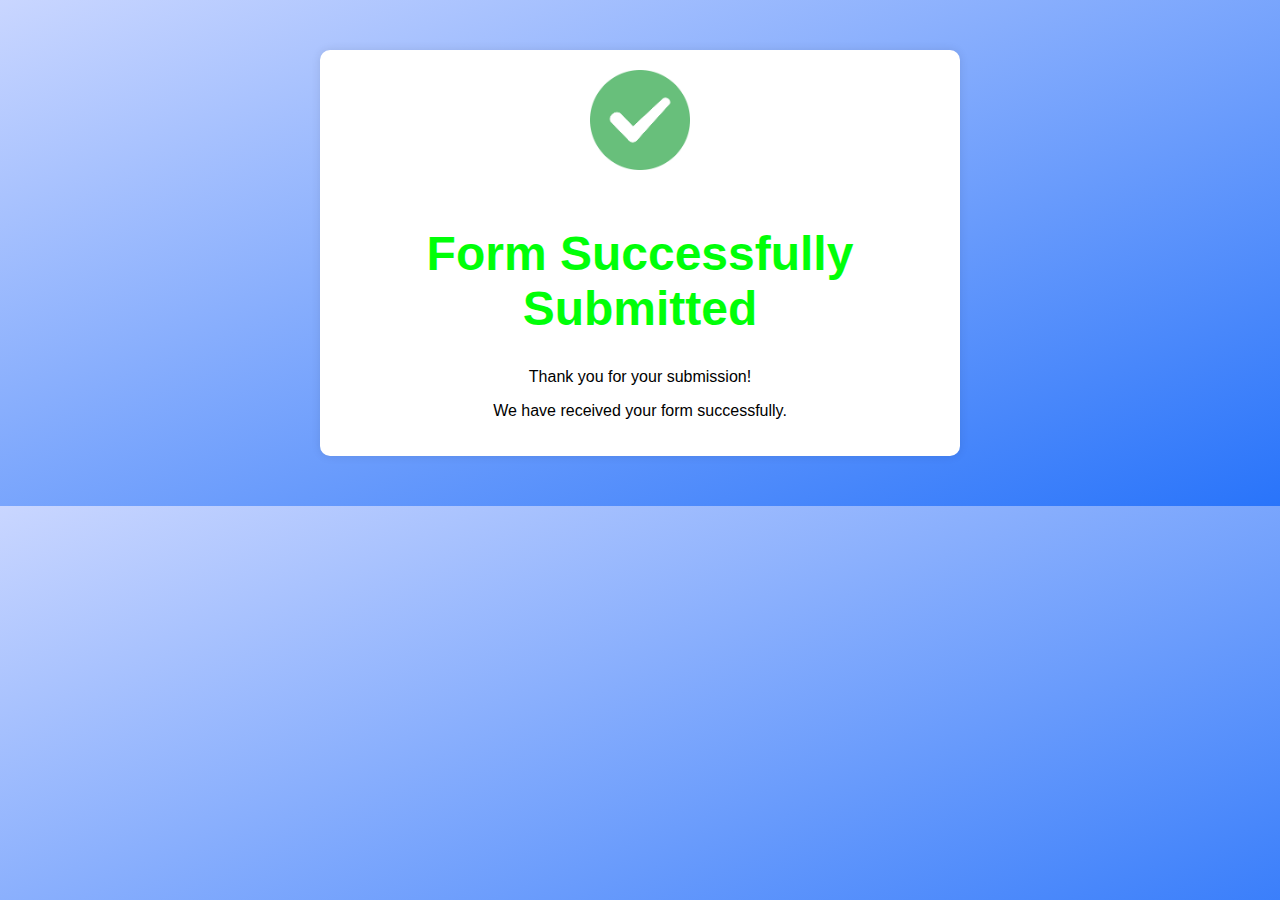
<file: assets/success.html>
<!DOCTYPE html>
<html lang="en">
<head>
    <meta charset="UTF-8">
    <meta name="viewport" content="width=device-width, initial-scale=1.0">
    <title>Form Successfully Submitted</title>
    <link rel="shortcut icon" href="/images/success.png" type="image/x-icon">
    <style>
        body {
    font-family: Arial, sans-serif;
    /* background-color: #f9f9f9; */
    background-image: linear-gradient(to bottom right, #c9d6ff, #2974fa);
    margin: 0;
    padding: 0;
}

.container {
    max-width: 600px;
    margin: 50px auto;
    background-color: #fff;
    /* background-image: linear-gradient(to bottom right, #c9d6ff, #2974fa); */
    padding: 20px;
    border-radius: 10px;
    box-shadow: 0 0 10px rgba(0, 0, 0, 0.1);
    text-align: center;
}

h1 {
    color: #00ff08;
    font-size: 3em;
}

.success-logo {
    width: 100px;
    margin-bottom: 20px;
}

    </style>
</head>
<body>
    <div class="container">
        <img src="/images/success.png" alt="Success" class="success-logo">
        <h1>Form Successfully Submitted</h1>
        <p>Thank you for your submission!</p>
        <p>We have received your form successfully.</p>
    </div>
</body>
</html>
</file>
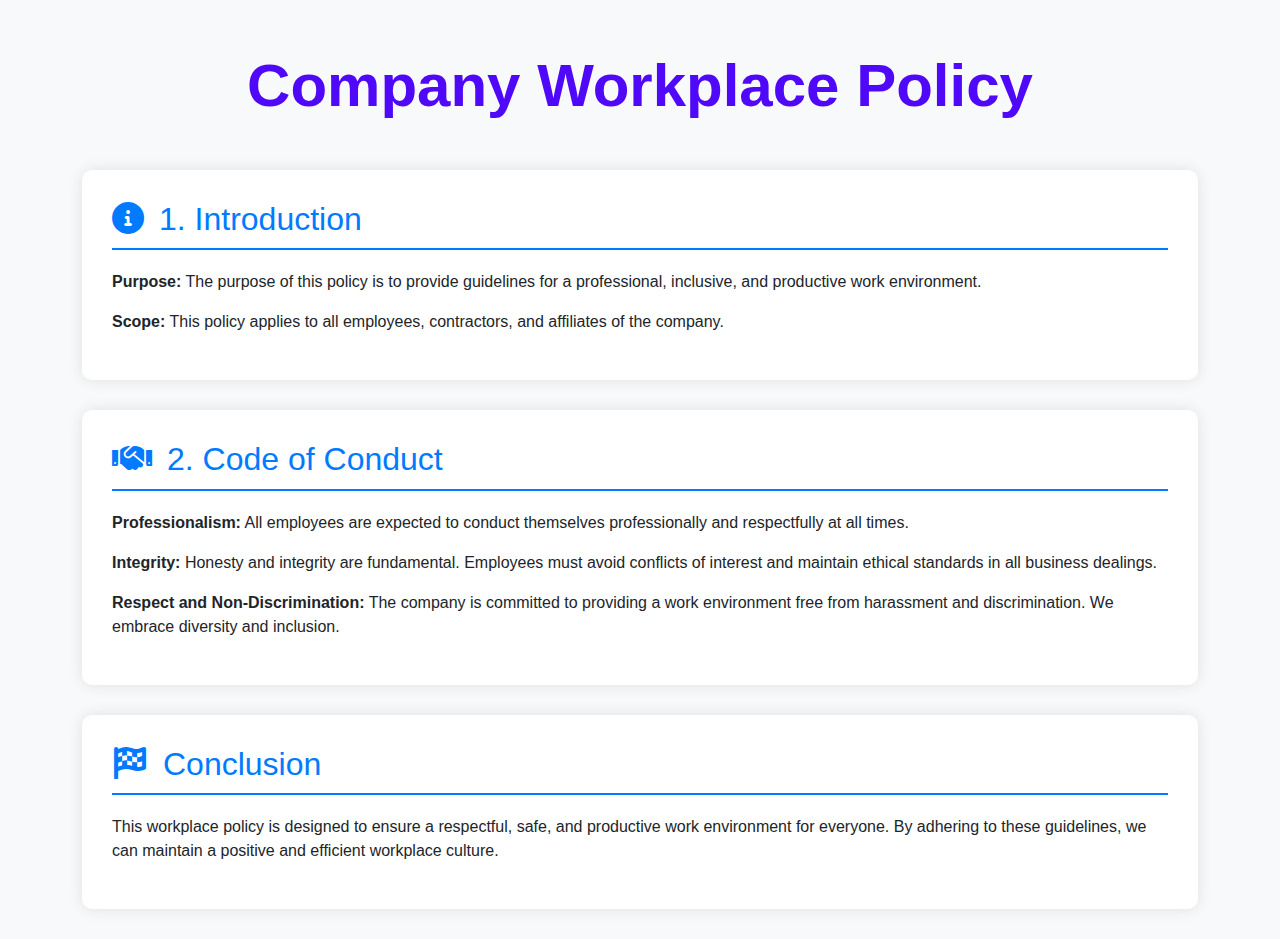
<file: assets/workplace-policy.html>
<!DOCTYPE html>
<html lang="en">
<head>
    <meta charset="UTF-8">
    <meta name="viewport" content="width=device-width, initial-scale=1.0">
    <meta http-equiv="X-UA-Compatible" content="IE=edge">
    <title>Company Workplace Policy</title>
    <link rel="shortcut icon" href="./images/logo1.png" type="image/x-icon">
    <link href="https://cdn.jsdelivr.net/npm/bootstrap@5.1.3/dist/css/bootstrap.min.css" rel="stylesheet">
    <link href="https://cdnjs.cloudflare.com/ajax/libs/font-awesome/6.0.0-beta3/css/all.min.css" rel="stylesheet">
    <style>
        body {
            background-color: #f8f9fa;
            padding-top: 50px;
            font-family: Arial, sans-serif;
        }
        h1 {
            font-size: 60px;
            font-weight: 600;
            color: #5008f8;
        }
        .policy-section {
            background-color: #ffffff;
            border-radius: 10px;
            box-shadow: 0 0 15px rgba(0, 0, 0, 0.1);
            padding: 30px;
            margin-bottom: 30px;
        }
        .policy-title {
            color: #007bff;
            border-bottom: 2px solid #007bff;
            padding-bottom: 10px;
            margin-bottom: 20px;
        }
        .policy-icon {
            font-size: 2rem;
            color: #007bff;
            margin-right: 15px;
        }
    </style>
</head>
<body>
    <div class="container">
        <h1 class="text-center mb-5">Company Workplace Policy</h1>

        <!-- Policy Sections -->
        <div class="policy-section">
            <h2 class="policy-title"><i class="fas fa-info-circle policy-icon"></i>1. Introduction</h2>
            <p><strong>Purpose:</strong> The purpose of this policy is to provide guidelines for a professional, inclusive, and productive work environment.</p>
            <p><strong>Scope:</strong> This policy applies to all employees, contractors, and affiliates of the company.</p>
        </div>

        <div class="policy-section">
            <h2 class="policy-title"><i class="fas fa-handshake policy-icon"></i>2. Code of Conduct</h2>
            <p><strong>Professionalism:</strong> All employees are expected to conduct themselves professionally and respectfully at all times.</p>
            <p><strong>Integrity:</strong> Honesty and integrity are fundamental. Employees must avoid conflicts of interest and maintain ethical standards in all business dealings.</p>
            <p><strong>Respect and Non-Discrimination:</strong> The company is committed to providing a work environment free from harassment and discrimination. We embrace diversity and inclusion.</p>
        </div>

        <!-- Add More Policy Sections as Needed -->
        
        <div class="policy-section">
            <h2 class="policy-title"><i class="fas fa-flag-checkered policy-icon"></i>Conclusion</h2>
            <p>This workplace policy is designed to ensure a respectful, safe, and productive work environment for everyone. By adhering to these guidelines, we can maintain a positive and efficient workplace culture.</p>
        </div>
    </div>

    <!-- JavaScript -->
    <script src="https://cdn.jsdelivr.net/npm/bootstrap@5.1.3/dist/js/bootstrap.bundle.min.js"></script>
</body>
</html>
</file>
